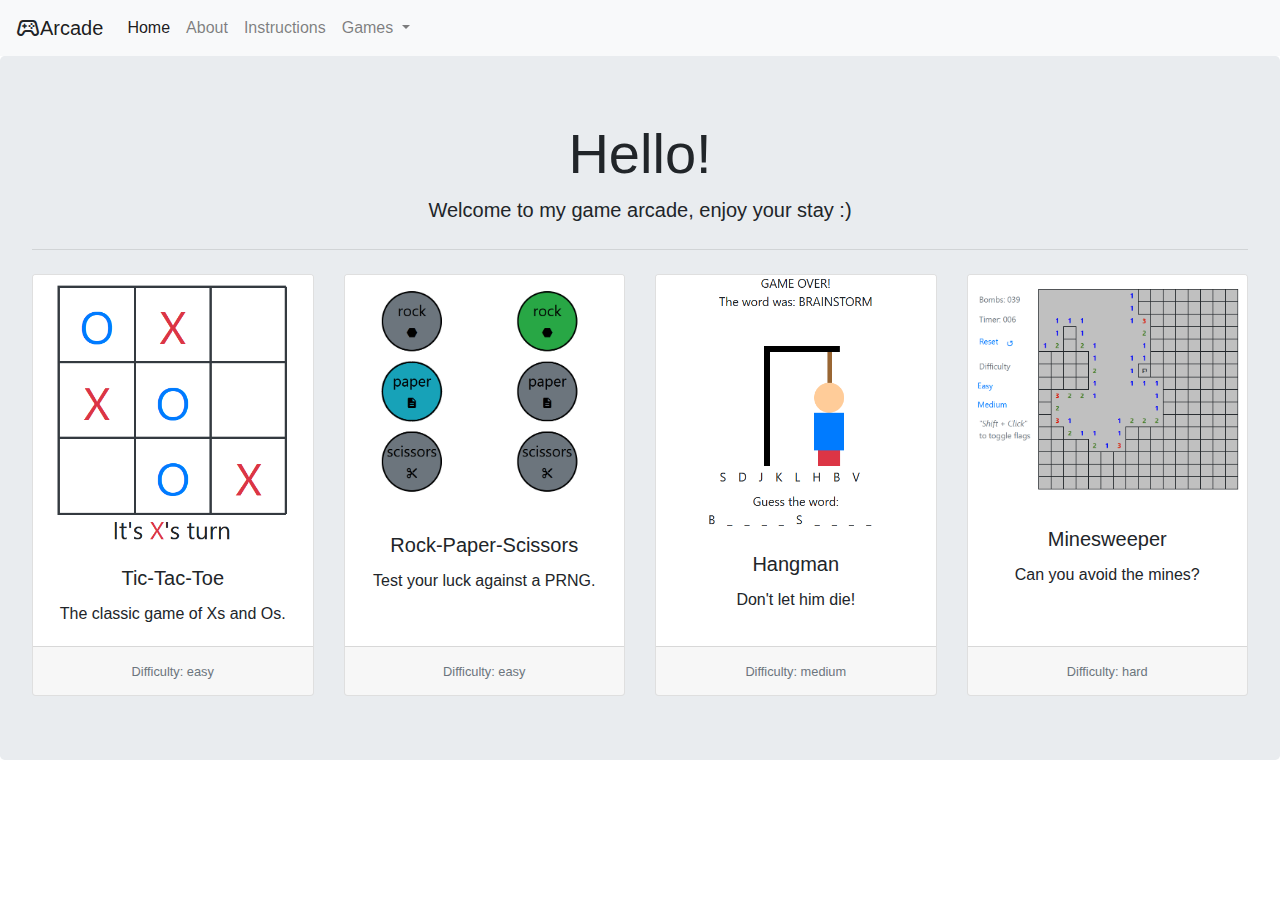
<file: index.html>
<!DOCTYPE html>
<html lang="en">
<head>
    <meta charset="UTF-8">
    <meta name="viewport" content="width=device-width, initial-scale=1.0">
    <title>Arcade</title>

    <link rel="stylesheet" href="https://stackpath.bootstrapcdn.com/bootstrap/4.5.2/css/bootstrap.min.css">
    <link rel="stylesheet" href="style.css">

    <script src="https://code.jquery.com/jquery-3.5.1.slim.min.js"></script>
    <script src="https://cdn.jsdelivr.net/npm/@popperjs/core@2.9.3/dist/umd/popper.min.js"></script>
    <script src="https://stackpath.bootstrapcdn.com/bootstrap/4.5.2/js/bootstrap.min.js"></script>
    <link rel="stylesheet" href="https://fonts.googleapis.com/css2?family=Material+Symbols+Outlined:opsz,wght,FILL,GRAD@24,400,0,0" />
</head>

<body>
<!-- Navbar -->
<script src="navbar.js"></script>

<!-- Page content -->
<div class="jumbotron">
    <h1 class="display-4">Hello!</h1>

    <p class="lead">Welcome to my game arcade, enjoy your stay :)</p>
    
    <hr class="my-4">
    
    <div class="card-deck">
        <div class="card">
            <a href="tic-tac-toe.html">
                <img class="card-img-top" src="tic-tac-toe.png" alt="tic-tac-toe">
            </a>
            <div class="card-body">
                <h5 class="card-title">Tic-Tac-Toe</h5>
                <p class="card-text">The classic game of Xs and Os.</p>
            </div>
            <div class="card-footer">
                <small class="text-muted">Difficulty: easy</small>
            </div>
        </div>

        <div class="card">
            <a href="rock-paper-scissors.html">
                <img class="card-img-top" src="rock-paper-scissors.png" alt="rock-paper-scissors">
            </a>
            <div class="card-body">
                <h5 class="card-title">Rock-Paper-Scissors</h5>
                <p class="card-text">Test your luck against a PRNG.</p>
            </div>
            <div class="card-footer">
                <small class="text-muted">Difficulty: easy</small>
            </div>
        </div>

        <div class="card">
            <a href="hangman.html">
                <img class="card-img-top" src="hangman.png" alt="hangman">
            </a>
            <div class="card-body">
                <h5 class="card-title">Hangman</h5>
                <p class="card-text">Don't let him die!</p>
            </div>
            <div class="card-footer">
                <small class="text-muted">Difficulty: medium</small>
            </div>
        </div>

        <div class="card">
            <a href="minesweeper.html">
                <img class="card-img-top" src="minesweeper.png" alt="minesweeper">
            </a>
            <div class="card-body">
                <h5 class="card-title">Minesweeper</h5>
                <p class="card-text">Can you avoid the mines?</p>
            </div>
            <div class="card-footer">
                <small class="text-muted">Difficulty: hard</small>
            </div>
        </div>
    </div>
</div>

</body>
</html>
</file>
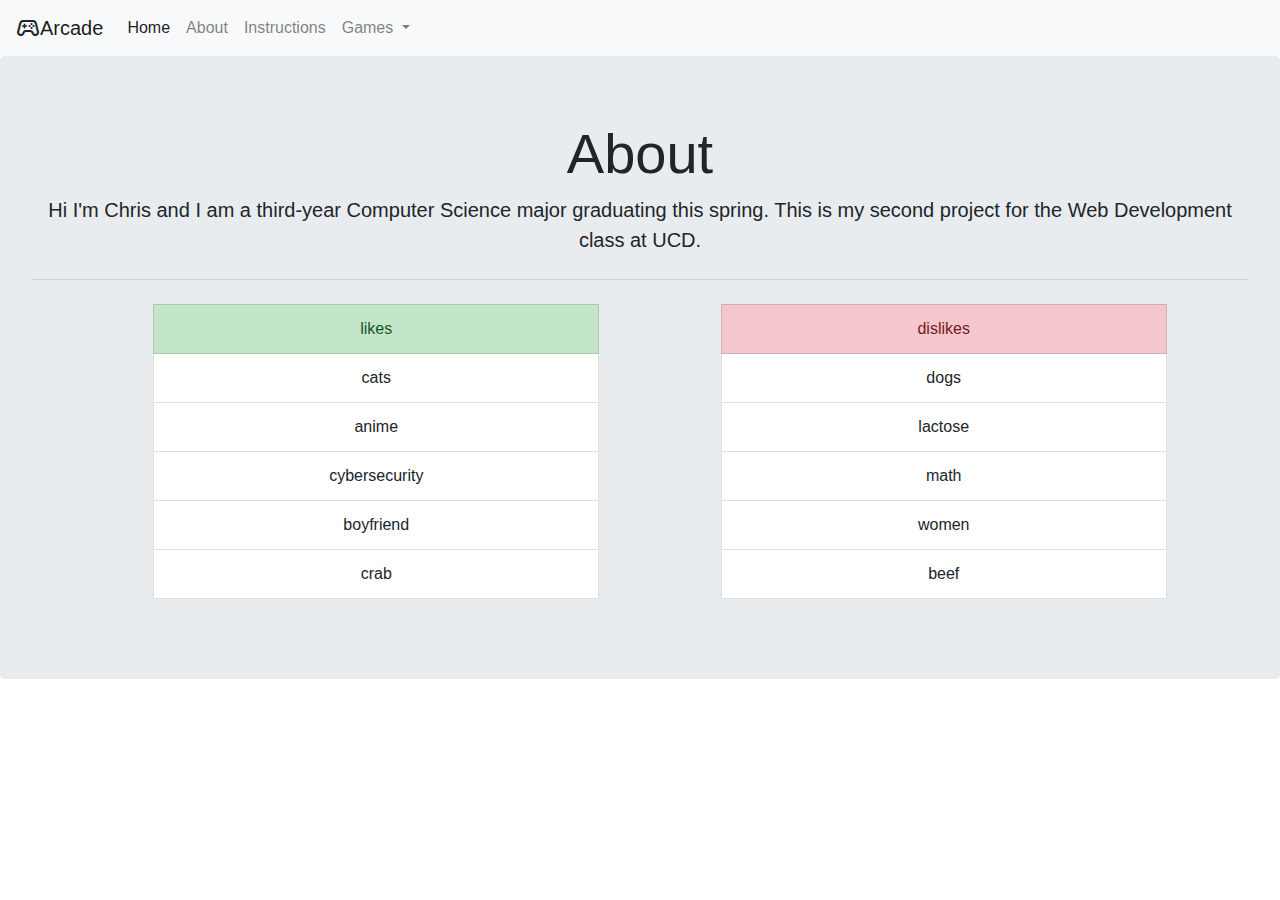
<file: about.html>
<!DOCTYPE html>

<html lang="en">
<head>
    <meta charset="UTF-8">
    <meta name="viewport" content="width=device-width, initial-scale=1.0">
    <title>About</title>

    <link rel="stylesheet" href="https://stackpath.bootstrapcdn.com/bootstrap/4.5.2/css/bootstrap.min.css">
    <link rel="stylesheet" href="style.css">
    <script src="https://code.jquery.com/jquery-3.5.1.slim.min.js"></script>
    <script src="https://cdn.jsdelivr.net/npm/@popperjs/core@2.9.3/dist/umd/popper.min.js"></script>
    <script src="https://stackpath.bootstrapcdn.com/bootstrap/4.5.2/js/bootstrap.min.js"></script>
    <link rel="stylesheet" href="https://fonts.googleapis.com/css2?family=Material+Symbols+Outlined:opsz,wght,FILL,GRAD@24,400,0,0" />

    <style>
        .lists {
            display: flex;
            flex-direction: row;
            align-items: center;
            justify-content: space-evenly;
        }

        .likes, .dislikes {
            width: 40%;
        }
    </style>
</head>

<body>
<!-- Navbar -->
<script src="navbar.js"></script>

<!-- Page content -->
<div class="jumbotron">
    <h1 class="display-4">About</h1>

    <p class="lead">Hi I'm Chris and I am a third-year Computer Science major graduating this spring. This is my second project for the Web Development class at UCD.</p>
    
    <hr class="my-4">

    <div class="lists">
        <ul class="likes">
            <li class="list-group-item list-group-item-success">likes</li>
            <li class="list-group-item">cats</li>
            <li class="list-group-item">anime</li>
            <li class="list-group-item">cybersecurity</li>
            <li class="list-group-item">boyfriend</li>
            <li class="list-group-item">crab</li>
        </ul>
        <ul class="dislikes">
            <li class="list-group-item list-group-item-danger">dislikes</li>
            <li class="list-group-item">dogs</li>
            <li class="list-group-item">lactose</li>
            <li class="list-group-item">math</li>
            <li class="list-group-item">women</li>
            <li class="list-group-item">beef</li>
        </ul>
    </div>
    
</div>
</body>
</html>
</file>
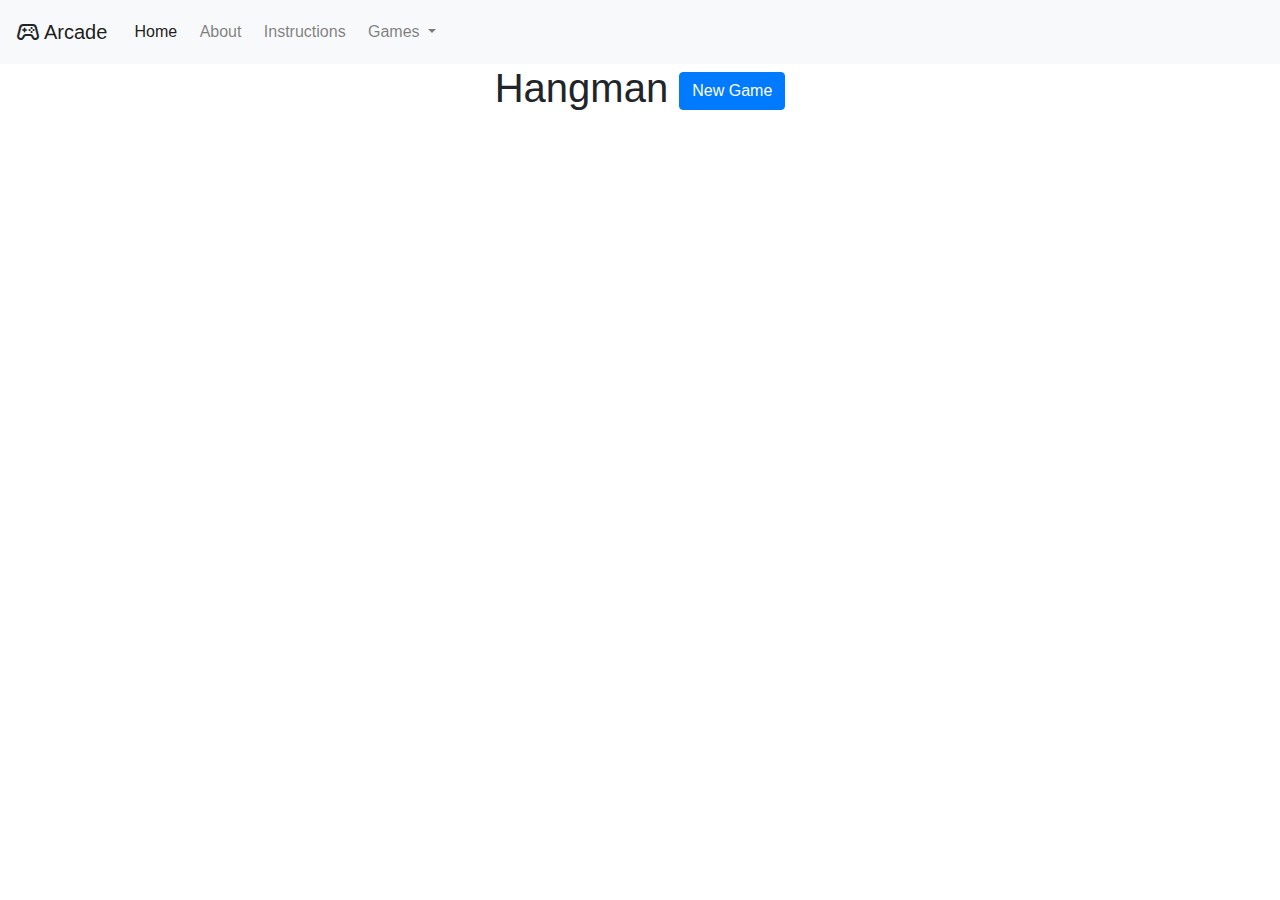
<file: hangman.html>
<!-- Original by:  https://github.com/jelofsson/hangman.js -->
<!DOCTYPE html>
<html lang="en">
<head>
    <meta name="viewport" content="width=device-width, initial-scale=1.0">
    <title>Hangman</title>

    <link rel="stylesheet" href="hangman.css" />
    <link rel="stylesheet" href="style.css">
    <link rel="stylesheet" href="https://stackpath.bootstrapcdn.com/bootstrap/4.5.2/css/bootstrap.min.css">
    <link rel="stylesheet" href="https://fonts.googleapis.com/css2?family=Material+Symbols+Outlined:opsz,wght,FILL,GRAD@24,400,0,0" />

    <script src="https://code.jquery.com/jquery-3.5.1.slim.min.js"></script>
    <script src="https://cdn.jsdelivr.net/npm/@popperjs/core@2.9.3/dist/umd/popper.min.js"></script>
    <script src="https://stackpath.bootstrapcdn.com/bootstrap/4.5.2/js/bootstrap.min.js"></script>
    <script type="text/javascript" src="hangman.js"></script>
</head>

<body>
<!-- Navbar -->
<script src="navbar.js"></script>

<!-- Page content -->
<h1>Hangman  
    <button type="button" class="btn btn-primary" onclick="Hangman.reset(); return false;">
        New Game <span class="badge badge-light"></span>
    </button>
</h1>

<div id="hangm">
    <div style="height: 3em; margin-bottom: 3em;">
        <div id="hangm_end" class="h"></div>
    </div>

    <div id="hangm_animation">
        <div id="hangm_2" class="h pole_h"></div>
        <div id="hangm_1" class="h pole_v"></div>

        <div id="hangm_3" class="h rope"></div>

        <div id="hangm_4" class="h man_head"></div>
        <div id="hangm_5" class="h man_upper"></div>
        <div id="hangm_6" class="h man_lower"></div>
    </div>

    <div style="height: 2em">
        <div id="hangm_guesses" class="h"></div>
    </div>

    <form>
        <div id="hangm_guessbox" style="height: 8em;" class="h">
            <div style="height: 4em;">
                Guess the word:<div id="hangm_word"></div>
            </div>

            <!-- inspired by https://www.freecodecamp.org/news/build-a-wordle-clone-in-javascript/ -->
            <div id="keyboard-cont">
                <div class="first-row">
                    <button class="keyboard-button" id="guess" onclick="Hangman.guess('q'); this.value=''; return false;">q</button>
                    <button class="keyboard-button" id="guess" onclick="Hangman.guess('w'); this.value=''; return false;">w</button>
                    <button class="keyboard-button" id="guess" onclick="Hangman.guess('e'); this.value=''; return false;">e</button>
                    <button class="keyboard-button" id="guess" onclick="Hangman.guess('r'); this.value=''; return false;">r</button>
                    <button class="keyboard-button" id="guess" onclick="Hangman.guess('t'); this.value=''; return false;">t</button>
                    <button class="keyboard-button" id="guess" onclick="Hangman.guess('y'); this.value=''; return false;">y</button>
                    <button class="keyboard-button" id="guess" onclick="Hangman.guess('u'); this.value=''; return false;">u</button>
                    <button class="keyboard-button" id="guess" onclick="Hangman.guess('i'); this.value=''; return false;">i</button>
                    <button class="keyboard-button" id="guess" onclick="Hangman.guess('o'); this.value=''; return false;">o</button>
                    <button class="keyboard-button" id="guess" onclick="Hangman.guess('p'); this.value=''; return false;">p</button>
                </div>
                <div class="second-row">
                    <button class="keyboard-button" id="guess" onclick="Hangman.guess('a'); this.value=''; return false;">a</button>
                    <button class="keyboard-button" id="guess" onclick="Hangman.guess('s'); this.value=''; return false;">s</button>
                    <button class="keyboard-button" id="guess" onclick="Hangman.guess('d'); this.value=''; return false;">d</button>
                    <button class="keyboard-button" id="guess" onclick="Hangman.guess('f'); this.value=''; return false;">f</button>
                    <button class="keyboard-button" id="guess" onclick="Hangman.guess('g'); this.value=''; return false;">g</button>
                    <button class="keyboard-button" id="guess" onclick="Hangman.guess('h'); this.value=''; return false;">h</button>
                    <button class="keyboard-button" id="guess" onclick="Hangman.guess('j'); this.value=''; return false;">j</button>
                    <button class="keyboard-button" id="guess" onclick="Hangman.guess('k'); this.value=''; return false;">k</button>
                    <button class="keyboard-button" id="guess" onclick="Hangman.guess('l'); this.value=''; return false;">l</button>
                </div>
                <div class="third-row">
                    <button class="keyboard-button" id="guess" onclick="Hangman.guess('z'); this.value=''; return false;">z</button>
                    <button class="keyboard-button" id="guess" onclick="Hangman.guess('x'); this.value=''; return false;">x</button>
                    <button class="keyboard-button" id="guess" onclick="Hangman.guess('c'); this.value=''; return false;">c</button>
                    <button class="keyboard-button" id="guess" onclick="Hangman.guess('v'); this.value=''; return false;">v</button>
                    <button class="keyboard-button" id="guess" onclick="Hangman.guess('b'); this.value=''; return false;">b</button>
                    <button class="keyboard-button" id="guess" onclick="Hangman.guess('n'); this.value=''; return false;">n</button>
                    <button class="keyboard-button" id="guess" onclick="Hangman.guess('m'); this.value=''; return false;">m</button>
                </div>
            </div>
        </div>

    </form>
</div>

</body>
</html>
</file>
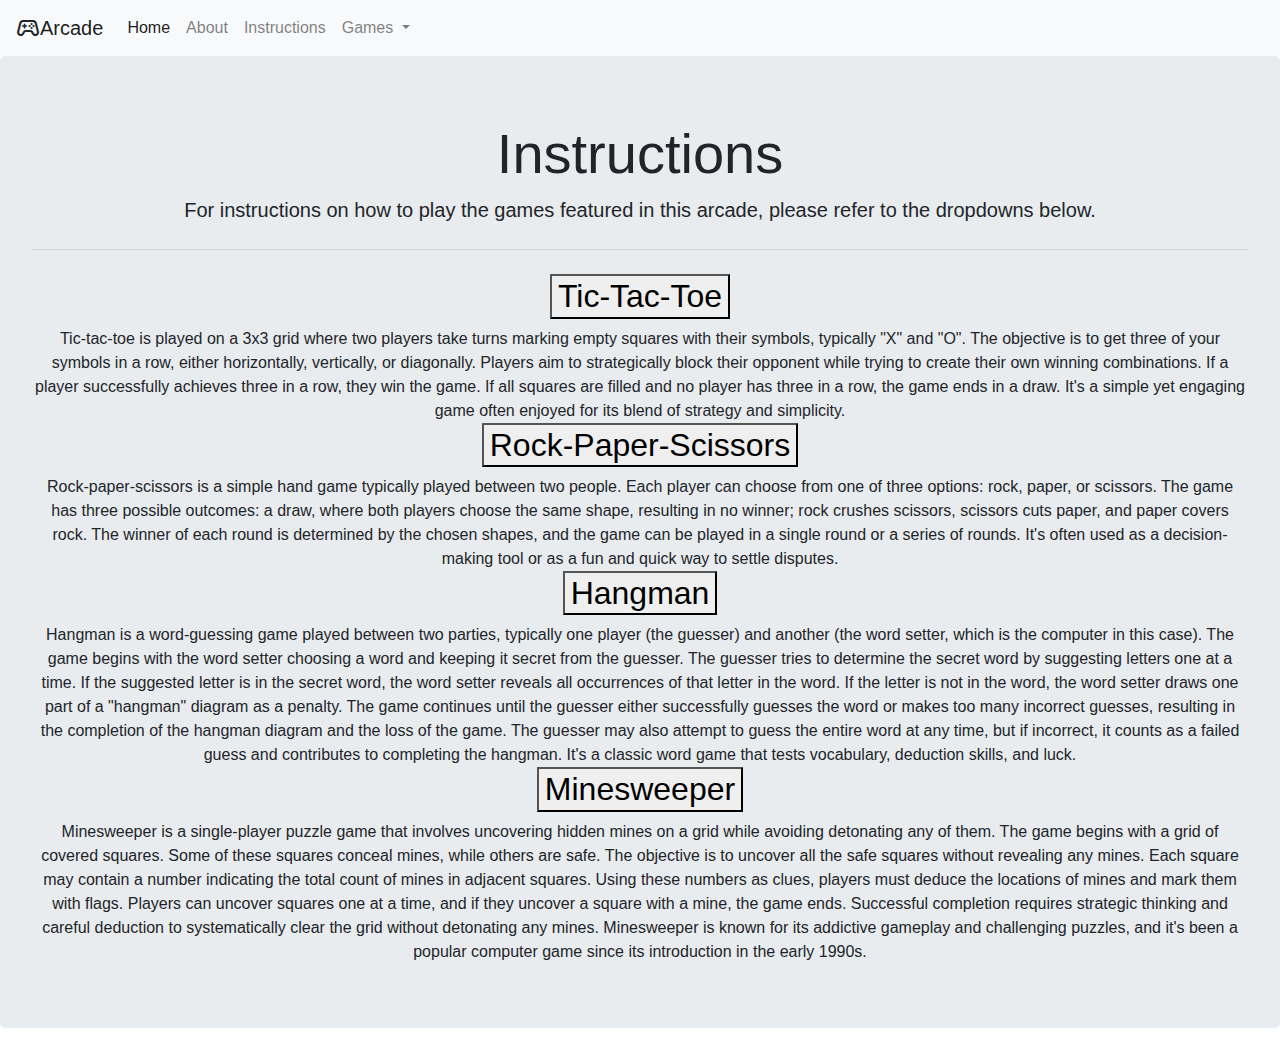
<file: instructions.html>
<!DOCTYPE html>

<html lang="en">
<head>
    <meta charset="UTF-8">
    <meta name="viewport" content="width=device-width, initial-scale=1.0">
    <title>Instructions</title>

    <link rel="stylesheet" href="https://stackpath.bootstrapcdn.com/bootstrap/4.5.2/css/bootstrap.min.css">
    <script src="https://code.jquery.com/jquery-3.5.1.slim.min.js"></script>
    <script src="https://cdn.jsdelivr.net/npm/@popperjs/core@2.9.3/dist/umd/popper.min.js"></script>
    <script src="https://stackpath.bootstrapcdn.com/bootstrap/4.5.2/js/bootstrap.min.js"></script>
    <link rel="stylesheet" href="style.css">
    <link rel="stylesheet" href="https://fonts.googleapis.com/css2?family=Material+Symbols+Outlined:opsz,wght,FILL,GRAD@24,400,0,0" />

    <!-- accordion requires bootstrap5 -->
    <link href="https://cdn.jsdelivr.net/npm/bootstrap@5.0.2/dist/css/bootstrap.min.css" rel="stylesheet" integrity="sha384-EVSTQN3/azprG1Anm3QDgpJLIm9Nao0Yz1ztcQTwFspd3yD65VohhpuuCOmLASjC" crossorigin="anonymous">
    <script src="https://cdn.jsdelivr.net/npm/bootstrap@5.0.2/dist/js/bootstrap.bundle.min.js" integrity="sha384-MrcW6ZMFYlzcLA8Nl+NtUVF0sA7MsXsP1UyJoMp4YLEuNSfAP+JcXn/tWtIaxVXM" crossorigin="anonymous"></script>
</head>

<body>
<!-- Navbar -->
<script src="navbar.js"></script>

<!-- Page content -->
<div class="jumbotron">
    <h1 class="display-4">Instructions</h1>

    <p class="lead">For instructions on how to play the games featured in this arcade, please refer to the dropdowns below.</p>
    
    <hr class="my-4">

    <div class="accordion" id="accordionPanelsStayOpenExample">
        <div class="accordion-item">
        <h2 class="accordion-header" id="panelsStayOpen-headingOne">
            <button class="accordion-button" type="button" data-bs-toggle="collapse" data-bs-target="#panelsStayOpen-collapseOne" aria-expanded="true" aria-controls="panelsStayOpen-collapseOne">
                Tic-Tac-Toe
            </button>
        </h2>
        <div id="panelsStayOpen-collapseOne" class="accordion-collapse collapse show" aria-labelledby="panelsStayOpen-headingOne">
            <div class="accordion-body">
                Tic-tac-toe is played on a 3x3 grid where two players take turns marking empty squares with their symbols, typically "X" and "O". The objective is to get three of your symbols in a row, either horizontally, vertically, or diagonally. Players aim to strategically block their opponent while trying to create their own winning combinations. If a player successfully achieves three in a row, they win the game. If all squares are filled and no player has three in a row, the game ends in a draw. It's a simple yet engaging game often enjoyed for its blend of strategy and simplicity.
            </div>
        </div>
        </div>

        <div class="accordion-item">
        <h2 class="accordion-header" id="panelsStayOpen-headingTwo">
            <button class="accordion-button" type="button" data-bs-toggle="collapse" data-bs-target="#panelsStayOpen-collapseTwo" aria-expanded="true" aria-controls="panelsStayOpen-collapseTwo">
                Rock-Paper-Scissors
            </button>
        </h2>
        <div id="panelsStayOpen-collapseTwo" class="accordion-collapse collapse show" aria-labelledby="panelsStayOpen-headingTwo">
            <div class="accordion-body">
                Rock-paper-scissors is a simple hand game typically played between two people. Each player can choose from one of three options: rock, paper, or scissors. The game has three possible outcomes: a draw, where both players choose the same shape, resulting in no winner; rock crushes scissors, scissors cuts paper, and paper covers rock. The winner of each round is determined by the chosen shapes, and the game can be played in a single round or a series of rounds. It's often used as a decision-making tool or as a fun and quick way to settle disputes.            </div>
        </div>
        </div>

        <div class="accordion-item">
        <h2 class="accordion-header" id="panelsStayOpen-headingThree">
            <button class="accordion-button" type="button" data-bs-toggle="collapse" data-bs-target="#panelsStayOpen-collapseThree" aria-expanded="true" aria-controls="panelsStayOpen-collapseThree">
                Hangman
            </button>
        </h2>
        <div id="panelsStayOpen-collapseThree" class="accordion-collapse collapse show" aria-labelledby="panelsStayOpen-headingThree">
            <div class="accordion-body">
                Hangman is a word-guessing game played between two parties, typically one player (the guesser) and another (the word setter, which is the computer in this case). The game begins with the word setter choosing a word and keeping it secret from the guesser. The guesser tries to determine the secret word by suggesting letters one at a time. If the suggested letter is in the secret word, the word setter reveals all occurrences of that letter in the word. If the letter is not in the word, the word setter draws one part of a "hangman" diagram as a penalty. The game continues until the guesser either successfully guesses the word or makes too many incorrect guesses, resulting in the completion of the hangman diagram and the loss of the game. The guesser may also attempt to guess the entire word at any time, but if incorrect, it counts as a failed guess and contributes to completing the hangman. It's a classic word game that tests vocabulary, deduction skills, and luck.
            </div>
        </div>
        </div>

        <div class="accordion-item">
            <h2 class="accordion-header" id="panelsStayOpen-headingFour">
                <button class="accordion-button" type="button" data-bs-toggle="collapse" data-bs-target="#panelsStayOpen-collapseFour" aria-expanded="true" aria-controls="panelsStayOpen-collapseFour">
                    Minesweeper
                </button>
            </h2>
            <div id="panelsStayOpen-collapseFour" class="accordion-collapse collapse show" aria-labelledby="panelsStayOpen-headingFour">
                <div class="accordion-body">
                    Minesweeper is a single-player puzzle game that involves uncovering hidden mines on a grid while avoiding detonating any of them. The game begins with a grid of covered squares. Some of these squares conceal mines, while others are safe. The objective is to uncover all the safe squares without revealing any mines. Each square may contain a number indicating the total count of mines in adjacent squares. Using these numbers as clues, players must deduce the locations of mines and mark them with flags. Players can uncover squares one at a time, and if they uncover a square with a mine, the game ends. Successful completion requires strategic thinking and careful deduction to systematically clear the grid without detonating any mines. Minesweeper is known for its addictive gameplay and challenging puzzles, and it's been a popular computer game since its introduction in the early 1990s.                </div>
            </div>
            </div>
    </div>
</div>
</body>
</html>
</file>
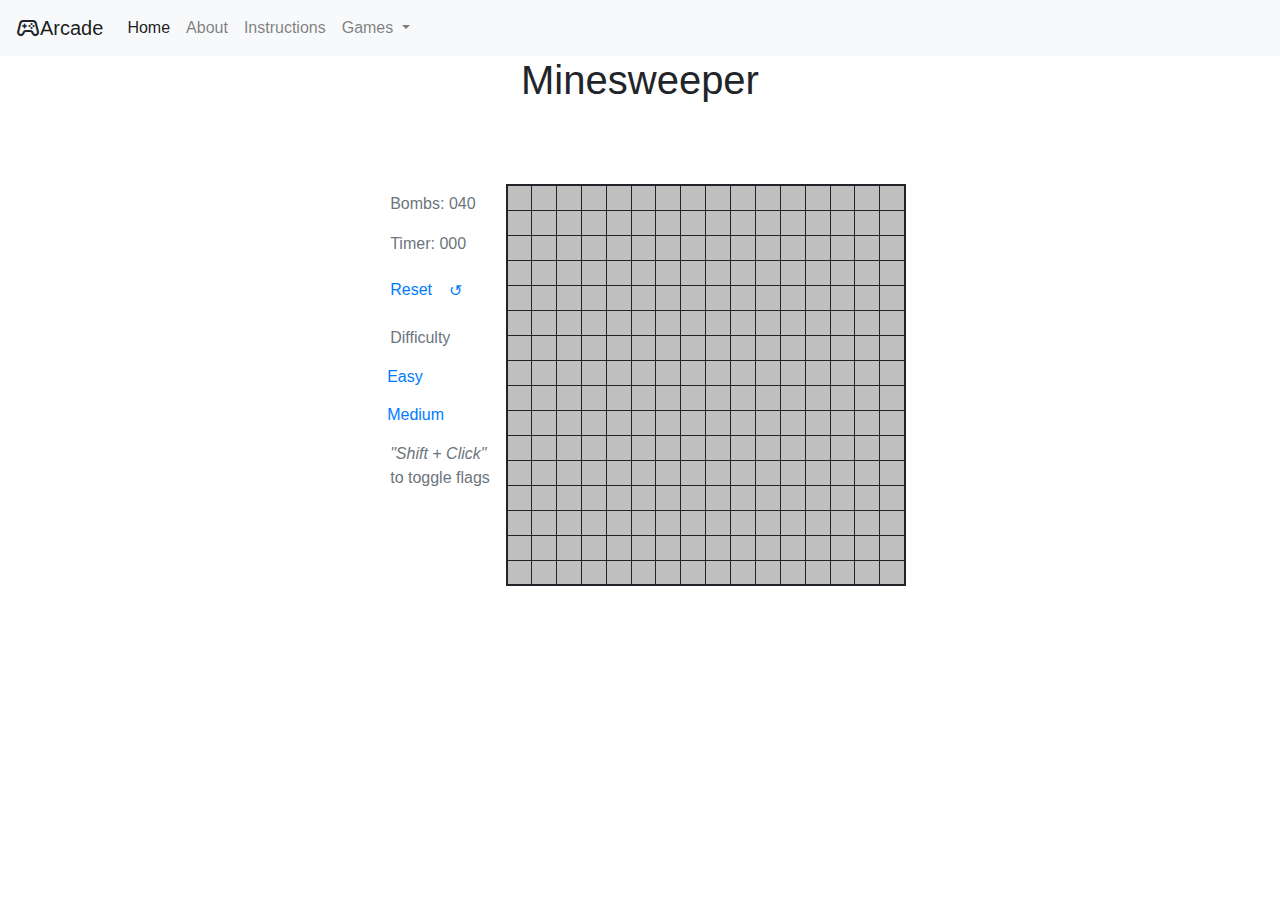
<file: minesweeper.html>
<!-- Original by: https://github.com/nickarocho/minesweeper/ -->
<!DOCTYPE html>
<html lang="en">
<head>
    <meta name="viewport" content="width=device-width, initial-scale=1.0">
    <title>Minesweeper</title>

    <link rel="stylesheet" href="minesweeper.css" />
    <link rel="stylesheet" href="style.css">

    <link rel="stylesheet" href="https://stackpath.bootstrapcdn.com/bootstrap/4.5.2/css/bootstrap.min.css">
    <link rel="stylesheet" href="https://cdnjs.cloudflare.com/ajax/libs/font-awesome/4.7.0/css/font-awesome.min.css">
    <link rel="stylesheet" href="https://fonts.googleapis.com/css2?family=Material+Symbols+Outlined:opsz,wght,FILL,GRAD@24,400,0,0" />

    <script src="https://code.jquery.com/jquery-3.5.1.slim.min.js"></script>
    <script src="https://cdn.jsdelivr.net/npm/@popperjs/core@2.9.3/dist/umd/popper.min.js"></script>
    <script src="https://stackpath.bootstrapcdn.com/bootstrap/4.5.2/js/bootstrap.min.js"></script>
</head>

<body>   
<!-- Navbar -->
<script src="navbar.js"></script>

<!-- Page content -->
<h1>Minesweeper</h1>

<div class="flex-container">
    <!-- Sidebar -->
    <ul class="nav flex-column">
        <!-- Counters -->
        <li class="nav-item">
            <a class="nav-link disabled" href="#">Bombs: <span id="bomb-counter">000</span></a>
        </li>
        <li class="nav-item">
            <a class="nav-link disabled" href="#">Timer: <span id="timer">000</span></a>
        </li>

        <!-- Reset and difficulty selection buttons -->
        <li class="nav-item">
            <a class="nav-link" href="#">Reset 
                <button type="button" class="btn btn-link" id="reset">&circlearrowleft;</button>
            </a>
        </li>
        <li class="nav-item">
          <a class="nav-link disabled" href="#">Difficulty</a>
        </li>
        <li class="nav-item">
            <div id="size-btns">
                <button id="size-9" class="btn btn-link">Easy</button>
            </div> 
        </li>
        <li class="nav-item">
            <div id="size-btns">
                <button id="size-16" class="btn btn-link" onclick="window.location.reload();">Medium</button>
            </div> 
        </li>

        <!-- Flag help text -->
        <li class="nav-item">
            <a class="nav-link disabled" href="#"><em>"Shift + Click"</em></strong><br> to toggle flags</a>
        </li>
    </ul>

    <!-- Dynamically generated minefield using JS -->
    <table id="board"></table>
</div>


<script src="minesweeper.js"></script>

</body>
</html>
</file>
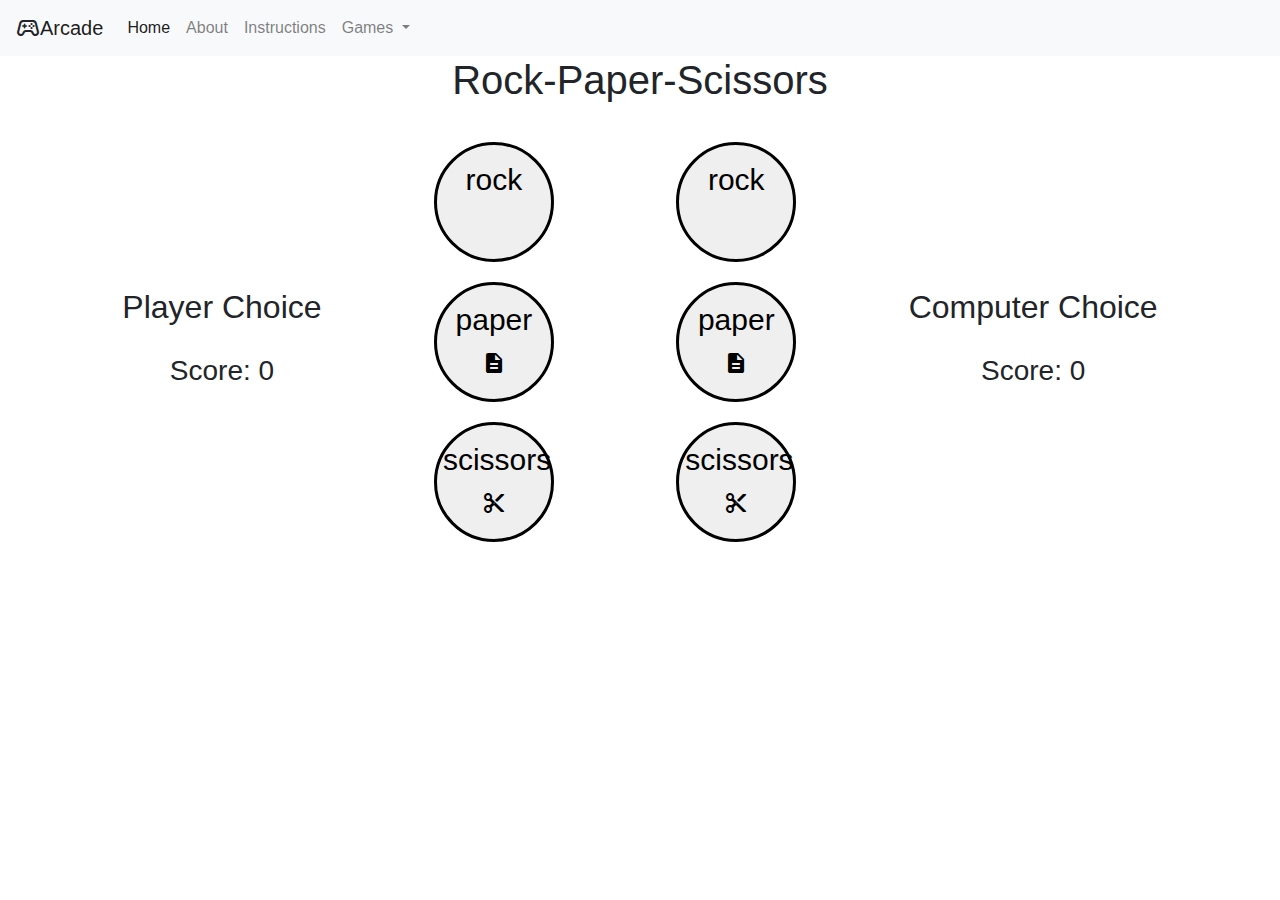
<file: rock-paper-scissors.html>
<!-- Coded by me -->

<!DOCTYPE html>
<html lang="en">
<head>
    <meta charset="UTF-8">
    <meta name="viewport" content="width=device-width, initial-scale=1.0">
    <title>Rock-Paper-Scissors</title>

    <link rel="stylesheet" href="https://stackpath.bootstrapcdn.com/bootstrap/4.5.2/css/bootstrap.min.css">
    <link rel="stylesheet" href="rock-paper-scissors.css">
    <link rel="stylesheet" href="style.css">
    <link href="https://fonts.googleapis.com/icon?family=Material+Icons" rel="stylesheet">
    <link rel="stylesheet" href="https://fonts.googleapis.com/css2?family=Material+Symbols+Outlined:opsz,wght,FILL,GRAD@24,400,0,0" />

    <script src="rock-paper-scissors.js"></script>
    <script src="https://code.jquery.com/jquery-3.5.1.slim.min.js"></script>
    <script src="https://cdn.jsdelivr.net/npm/@popperjs/core@2.9.3/dist/umd/popper.min.js"></script>
    <script src="https://stackpath.bootstrapcdn.com/bootstrap/4.5.2/js/bootstrap.min.js"></script>
</head>

<body>
<!-- Navbar -->
<script src="navbar.js"></script>

<!-- Page content -->
<h1>Rock-Paper-Scissors</h1>

<div class="gameboard">
    <div class="scoreboard">
        <h2>Player Choice</h2>
        <h3 id="player-score">Score: 0</h3>
    </div>

    <div class="options">
        <button type="button" id="player-rock" onclick="playRound('rock')">
            rock   <br>
            <span class="material-icons">hexagon</span>
        </button>
        <button type="button" id="player-paper" onclick="playRound('paper')">
            paper <br>
            <span class="material-icons">description</span>
        </button>
        <button type="button" id="player-scissors" onclick="playRound('scissors')">
            scissors <br>
            <span class="material-icons">content_cut</span>
        </button>
    </div>


    <div class="options">
        <button type="button" id="computer-rock">
            rock <br>
            <span class="material-icons">hexagon</span>
        </button>
        <button type="button" id="computer-paper">
            paper <br>
            <span class="material-icons">description</span>
        </button>
        <button type="button" id="computer-scissors">
            scissors <br>
            <span class="material-icons">content_cut</span>
        </button>
    </div>

    <div class="scoreboard">
        <h2>Computer Choice</h2>
        <h3 id="computer-score">Score: 0</h3>
    </div>
</div>

</body>
</html>
</file>
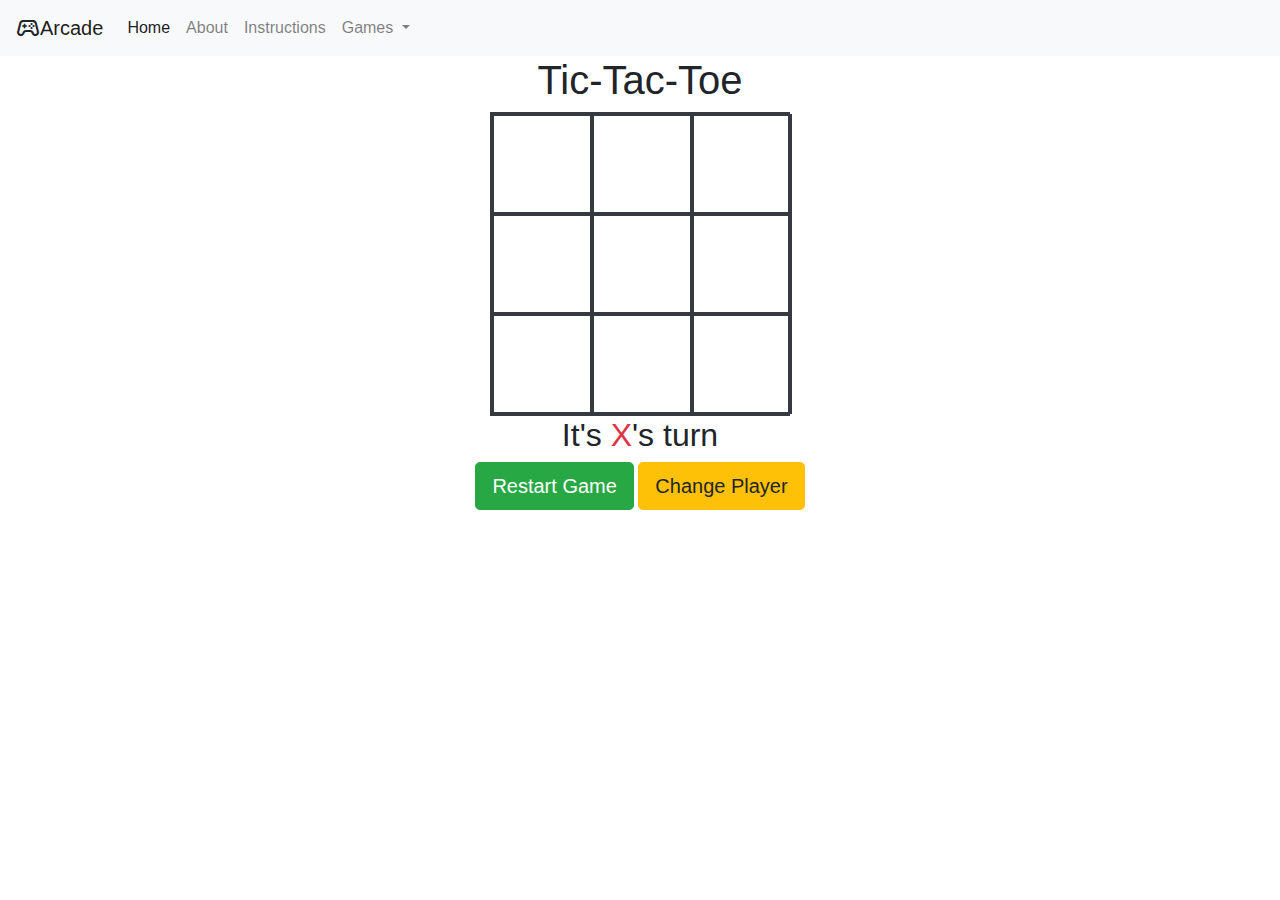
<file: tic-tac-toe.html>
<!-- Original by: https://github.com/arasgungore/Tic-Tac-Toe -->
<!doctype html>
<html lang="en">
<head>
    <meta charset="UTF-8">
    <meta name="viewport" content="width=device-width, user-scalable=no, initial-scale=1.0, maximum-scale=1.0, minimum-scale=1.0">
    <meta http-equiv="X-UA-Compatible" content="ie=edge">

    <title>Tic-Tac-Toe</title>
    <link rel="stylesheet" href="tic-tac-toe.css">
    <link rel="stylesheet" href="style.css">
    <link rel="stylesheet" href="https://stackpath.bootstrapcdn.com/bootstrap/4.5.2/css/bootstrap.min.css">
    <link rel="stylesheet" href="https://fonts.googleapis.com/css2?family=Material+Symbols+Outlined:opsz,wght,FILL,GRAD@24,400,0,0" />

    <script src="https://code.jquery.com/jquery-3.5.1.slim.min.js"></script>
    <script src="https://cdn.jsdelivr.net/npm/@popperjs/core@2.9.3/dist/umd/popper.min.js"></script>
    <script src="https://stackpath.bootstrapcdn.com/bootstrap/4.5.2/js/bootstrap.min.js"></script>
</head>

<body>
 <!-- Navbar -->
<script src="navbar.js"></script>

<!-- Game -->
<section>
    <h1 class="game--title">Tic-Tac-Toe</h1>
    <div class="game--container"></div>
    <h2 class="game--status"></h2>
    <button class="game--restart btn btn-success btn-lg">Restart Game</button>

    <!-- added player selection button -->
    <button class="change--player btn btn-warning btn-lg">Change Player</button>

</section>
<script src="tic-tac-toe.js"></script>
</body>
</html>
</file>
<file: style.css>
h1, h2, html, body {
    text-align: center;
}

#red {
    color: #dc3545;
}

#blue {
    color: #007bff;
}
</file>
<file: hangman.css>
/* Original by:  https://github.com/jelofsson/hangman.js */

a {
    color: #000;
    margin: 0.2em;
    text-decoration: none;
}

#hangm_gameover, #hangm_victory {
    font-size: 2em;
}

section#hangman {
    height: 31em;
    overflow: hidden;
}

#hangm {
    text-align: center;
}

.h {
    opacity: 0;
}

#hangm_animation {
    height: 10em;
    margin: 0 auto;
    width: 11em;
}

#hangm_word, 
#hangm_guesses {
    letter-spacing: 1em;
}

.man_head {
	border-radius: 50%;
	width: 40px;
	height: 40px; 
    background-color: #FFCC99;
    position: relative;
    bottom: 150px;
    left: 112px;
	/* width and height can be anything, as long as they're equal */
}

.man_upper {
    background: #007bff;
    width: 40px;
    height: 50px;
    position: relative;
    left: 112px;
    bottom: 150px;
}

.man_lower {
    background: #dc3545;
    width: 30px;
    height: 20px;
    position: relative;
    left: 117px;
    bottom: 150px;
}

.pole_h {
    background: #000;
    width: 100px;
    height: 8px;
    position: relative;
    left: 46px;
}

.pole_v {
    width: 8px;
    height: 150px;
    background: #000;
    left: 46px;
    position: relative;
}

.pole_b {
    border-color: transparent transparent #000000 transparent;
    border-width: 0 50px 50px 50px;
    border-style: solid;
    width: 0;
    height: 0;
    bottom: 10px;
    position: relative;
}

.rope {
    width: 6px;
    height: 40px;
    background-color: #996633;
    position: relative;
    bottom: 150px;
    left: 130px;
}

#keyboard-cont {
    margin: 1rem 0;
    display: flex;
    flex-direction: column;
    align-items: center;
  }
  
  #keyboard-cont div {
    display: flex;
  }
  
  .second-row {
    margin: 0.5rem 0;
  }
  
  .keyboard-button {
    font-size: 1rem;
    font-weight: 700;
    padding: 0.5rem;
    margin: 0 2px;
    cursor: pointer;
    text-transform: uppercase;
  }
</file>
<file: minesweeper.css>
/* Original by: https://github.com/nickarocho/minesweeper/ */

* {
    -o-user-select: none;
    user-select: none;
}

.flex-container {
    display: flex;
    justify-content: center;
    margin: 80px 10px;
}

.revealed {
    background-color: #C0C0C0;
    text-align: center;
    border-style: none;
}

td {
    height: 25px;
    width: 25px;
    background-color: #C0C0C0;
    border: 1.5px solid;
    text-align: center;
    font-size: small;
    font-weight: bold;
}

table {
    border: 2px solid;
}
</file>
<file: rock-paper-scissors.css>
/* Code by me */

button {
    font-size: 30px;
    text-align: center;
    margin: 10px;
    cursor: pointer;
    border-radius: 50%; /* Make the buttons circular */
    width: 120px; /* Set the width and height to ensure circular shape */
    height: 120px;
    border: solid; /* Remove default button border */
}

#computer-rock, #computer-paper, #computer-scissors {
    cursor: auto;
}

.options {
    display: flex;
    flex-direction: column; /* Align buttons vertically */
    align-items: center; /* Align buttons at the center horizontally */
}

.scoreboard {
    display: flex;
    flex-direction: column; /* Align buttons vertically */
    align-items: center; /* Align buttons at the center horizontally */
    gap: 20px;
}

.gameboard {
    display: flex;
    flex-direction: row;
    align-items: center;
    justify-content: space-evenly;
    padding: 20px;
}
</file>
<file: tic-tac-toe.css>
/* Original by: https://github.com/arasgungore/Tic-Tac-Toe */

section {
    text-align: center;
}

.cell {
    width: 100px;
    height: 100px;
    border: 2px solid;
    border-collapse: collapse;
    cursor: pointer;
    line-height: 100px;
    font-size: 60px;
}

.game--container {
    display: grid;
    grid-template-columns: repeat(3, auto);
    width: 300px;
    margin: auto;
    color: #343a40;
    border: 2px solid;
}
</file>
